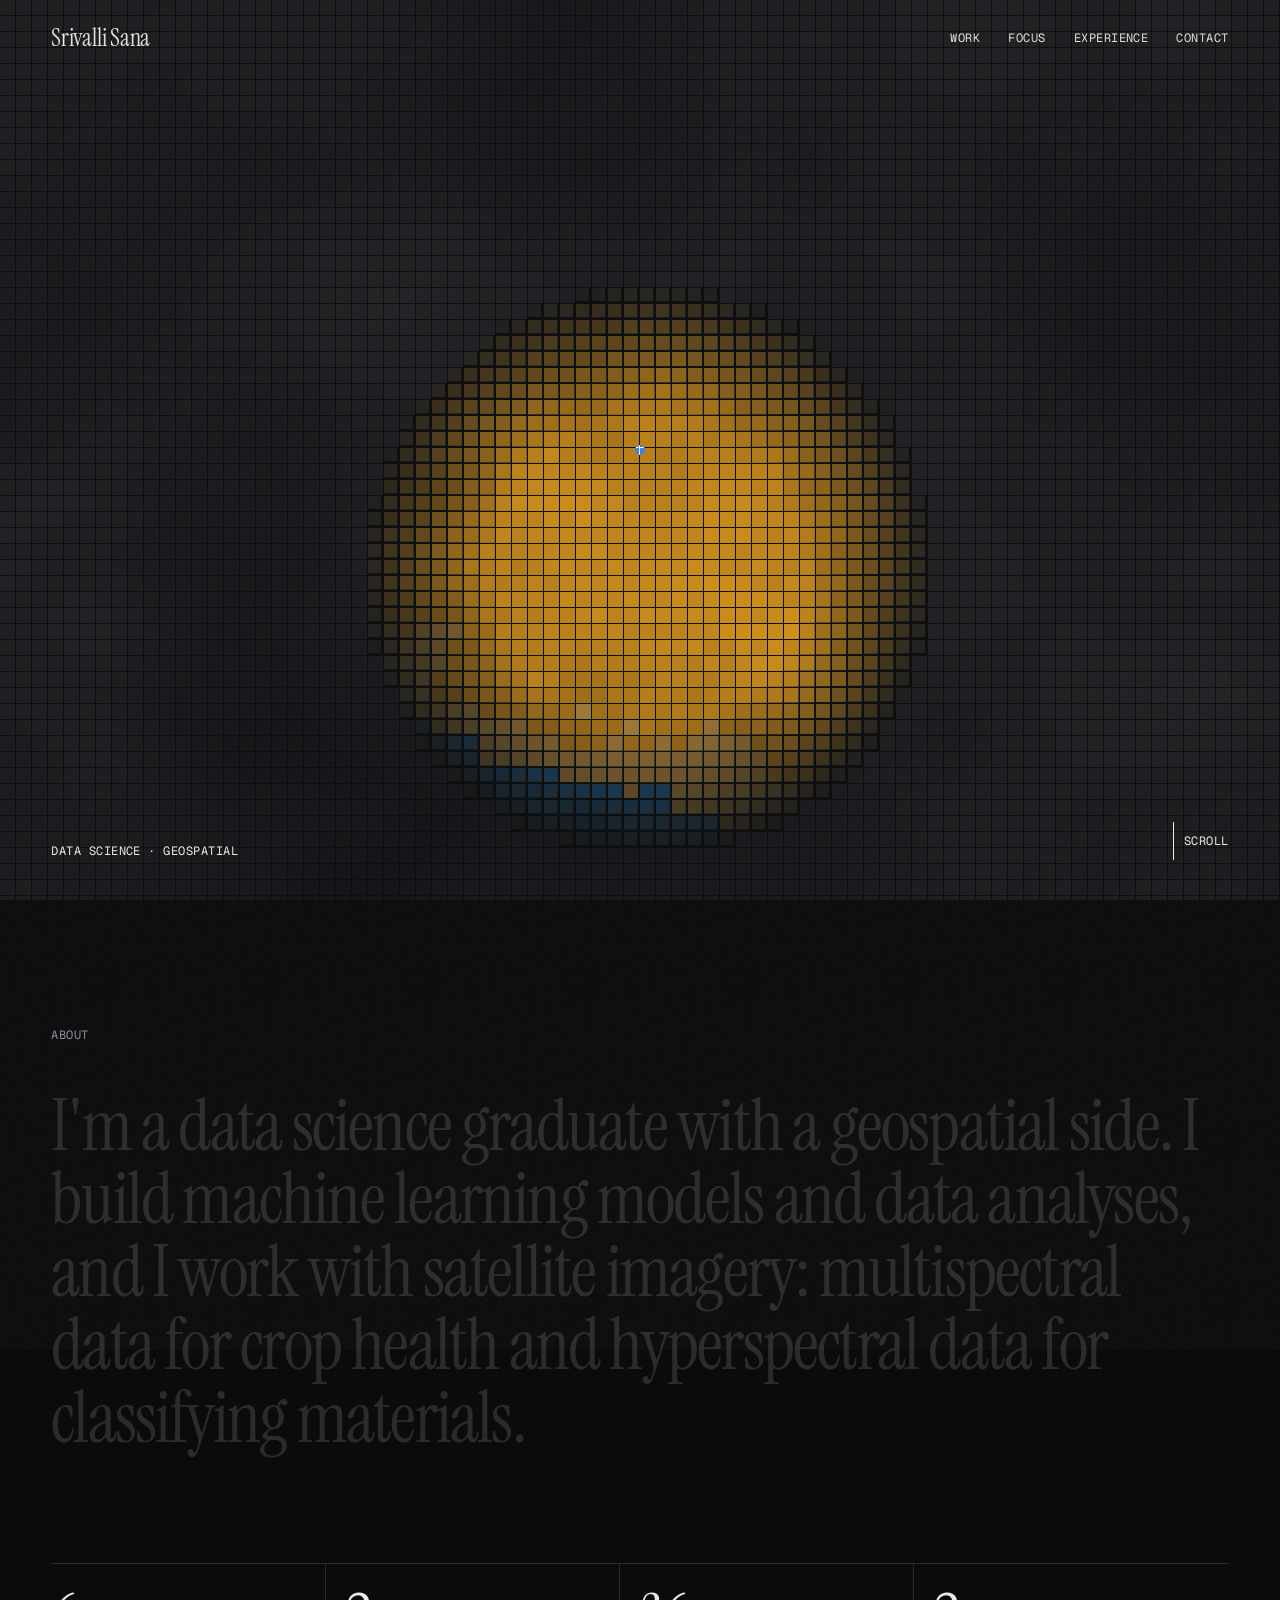
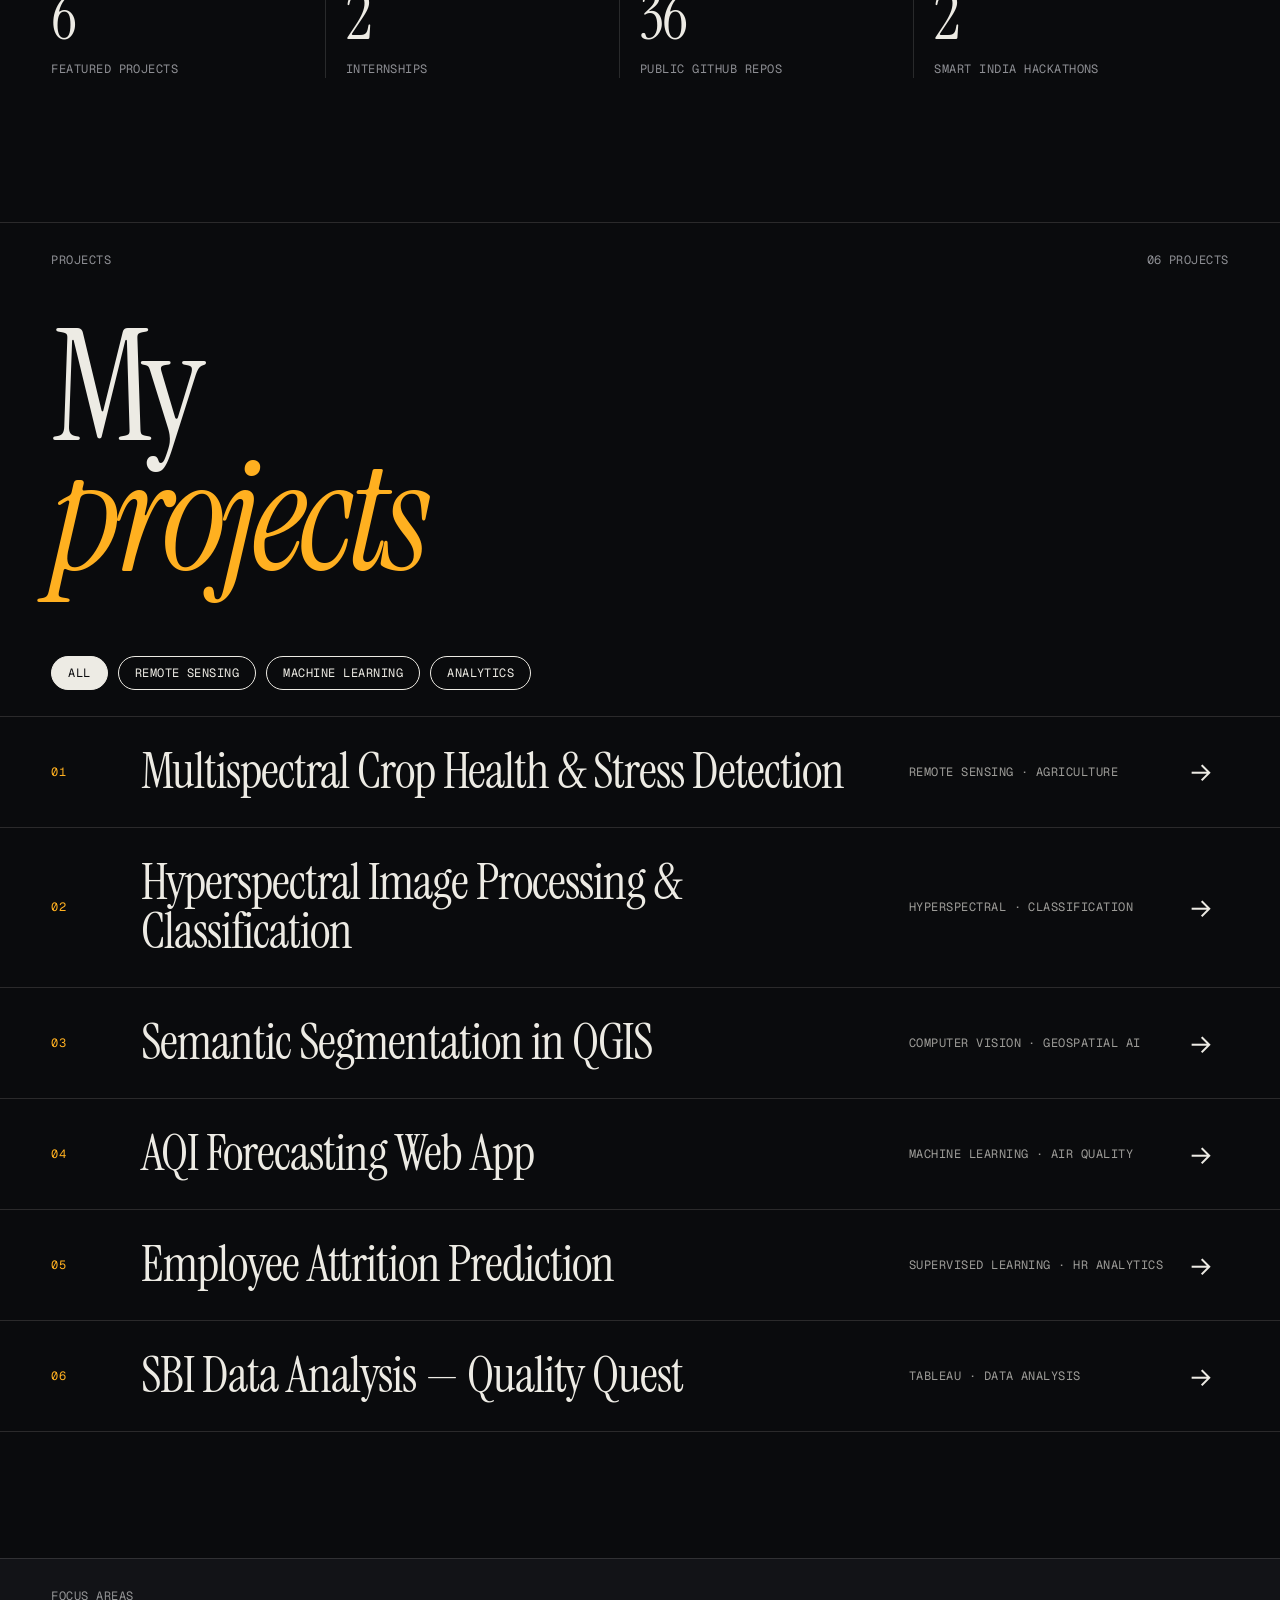
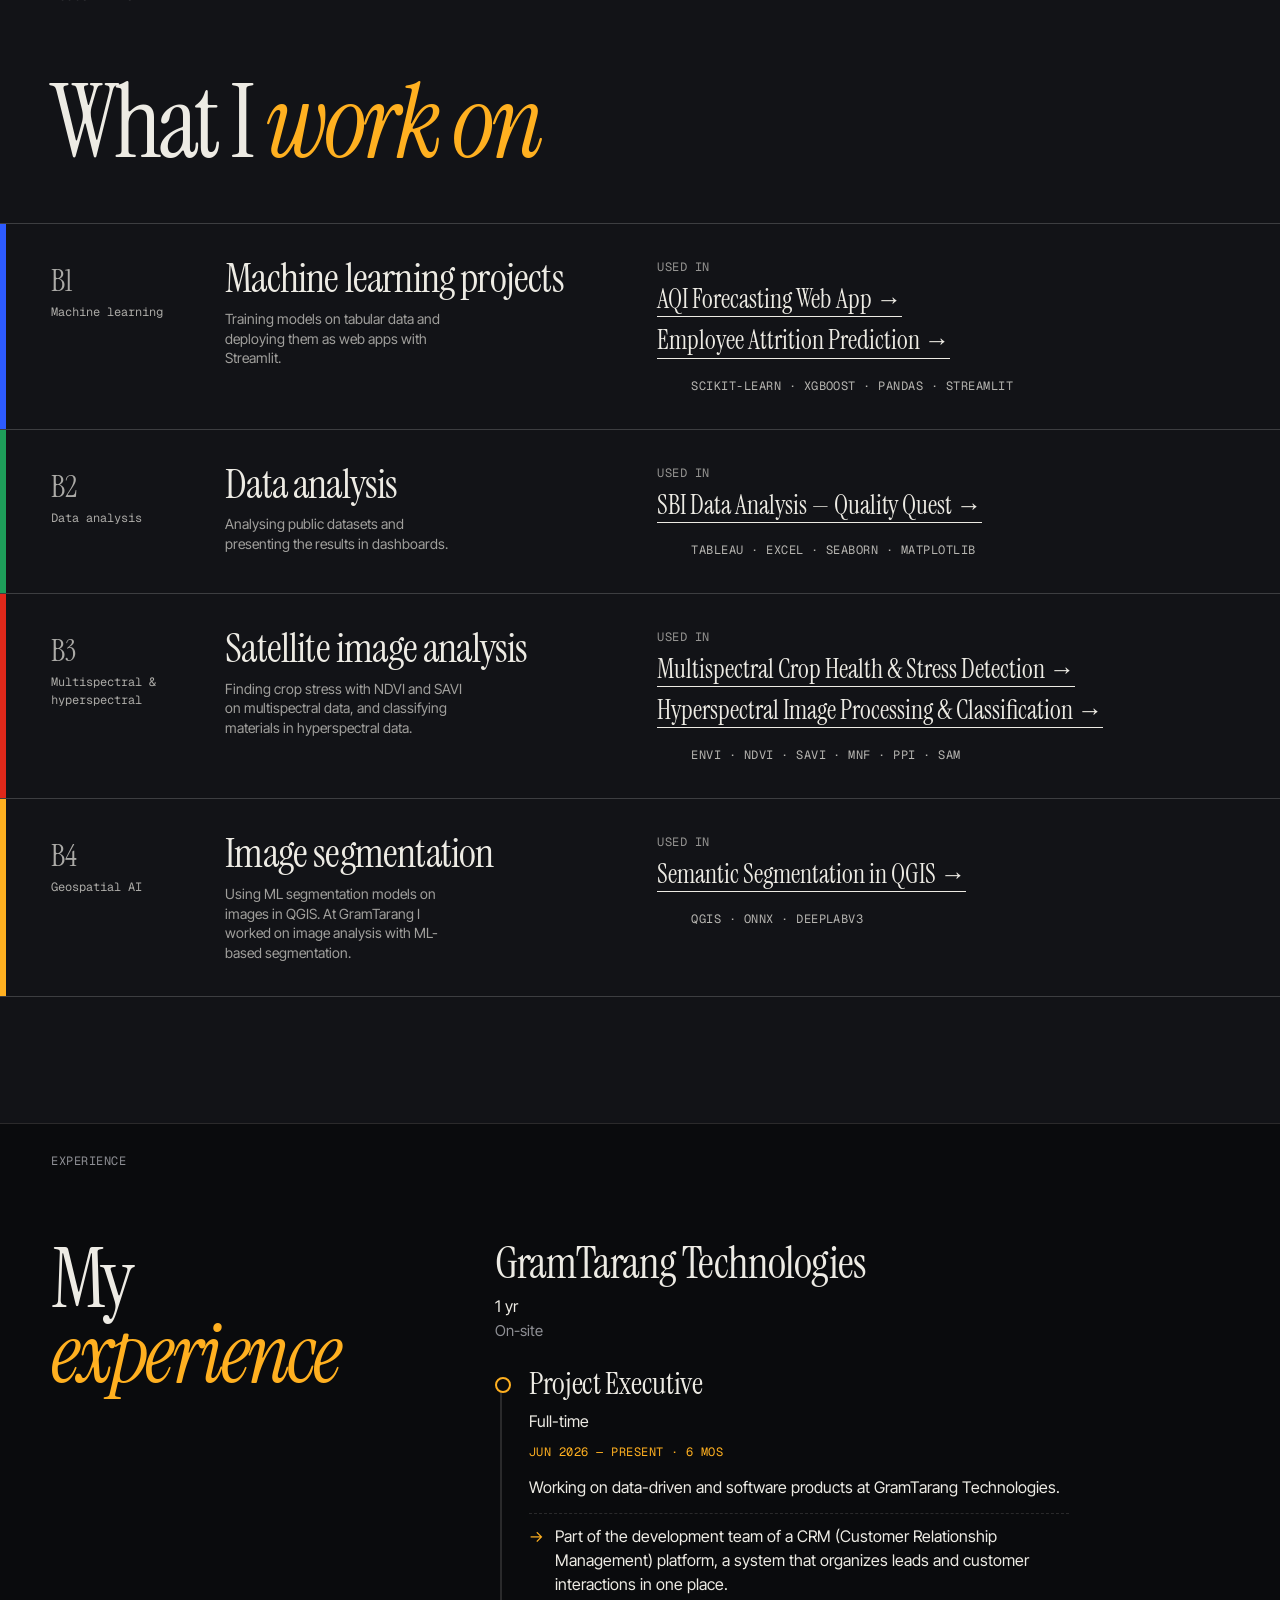
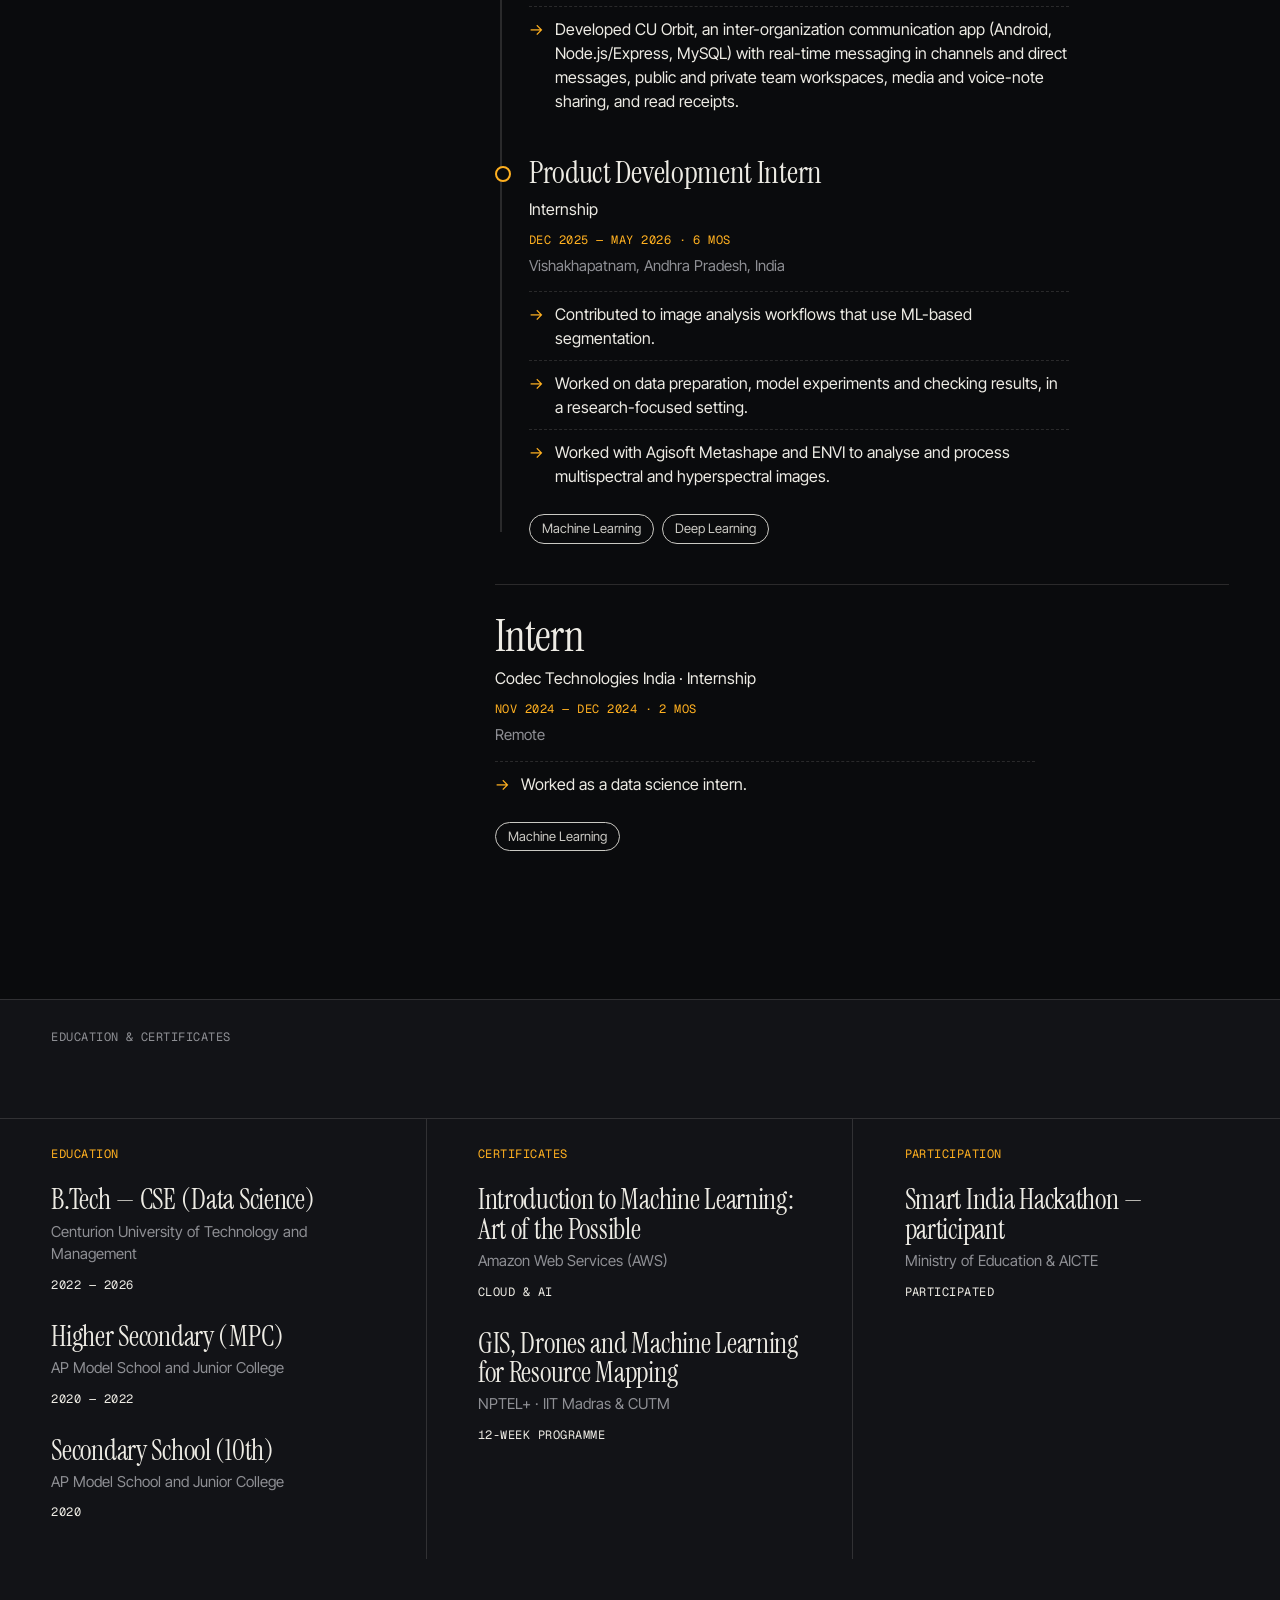
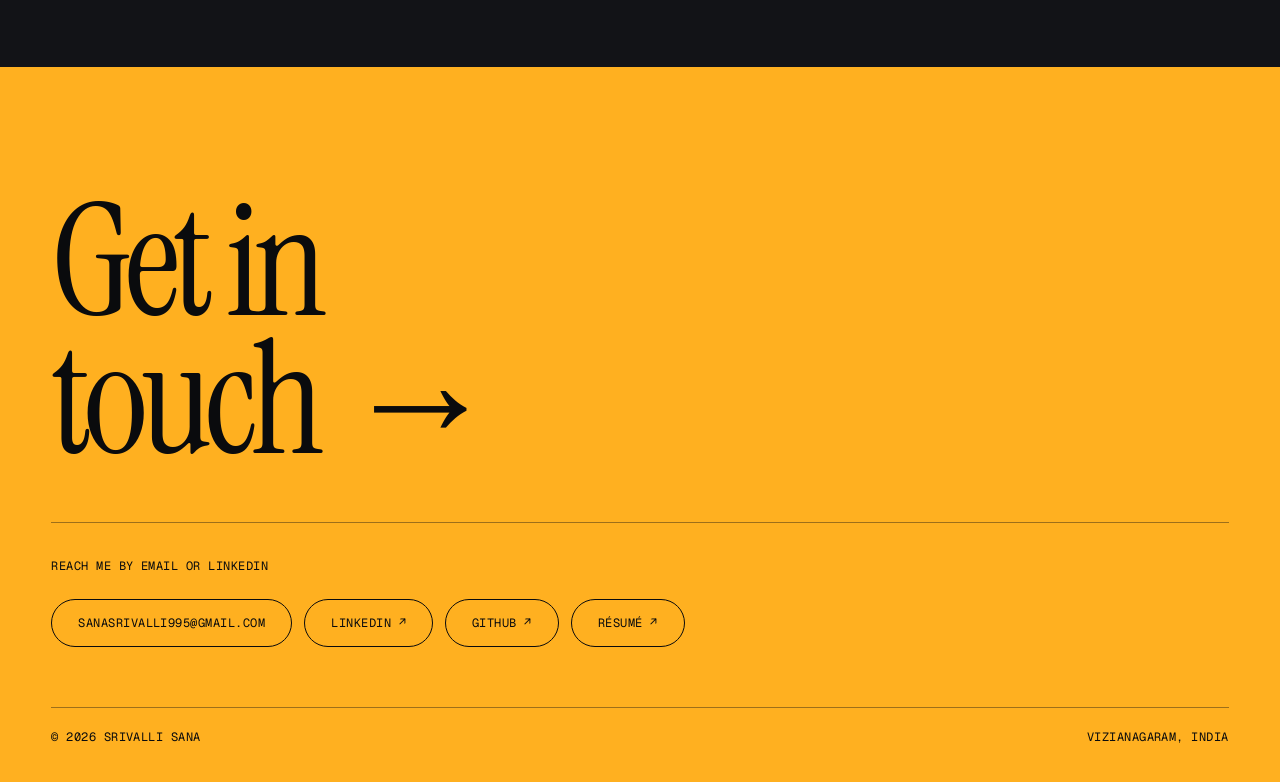
<file: index.html>
<!DOCTYPE html>
<html lang="en">
<head>
<meta charset="utf-8">
<meta name="viewport" content="width=device-width, initial-scale=1">
<title>Srivalli Sana — Data Science, ML & Earth Observation</title>
<meta name="description" content="Portfolio of Srivalli Sana: data science, machine learning and remote sensing — multispectral, hyperspectral and geospatial AI.">
<link rel="preconnect" href="https://fonts.googleapis.com">
<link rel="preconnect" href="https://fonts.gstatic.com" crossorigin>
<link href="https://fonts.googleapis.com/css2?family=Instrument+Serif:ital@0;1&family=Geist+Mono:wght@300;400;500&family=Inter+Tight:wght@300;400;500;600&display=swap" rel="stylesheet">
<style>
:root{
  --paper:#0A0B0D; --paper-2:#121317; --ink:#EDEBE4; --ink-2:#8E8F94; --line:rgba(237,235,228,.14);
  --nir:#FFB020; --on:#0A0B0D;           /* near-infrared: how vegetation shows up in a false-colour composite */
  --b-blue:#2D5BFF; --b-green:#1E9E5A; --b-red:#E0281A; --b-nir:#FFB020;
  --serif:'Instrument Serif',Georgia,serif; --mono:'Geist Mono',ui-monospace,monospace; --sans:'Inter Tight',system-ui,sans-serif;
  --pad:clamp(20px,4vw,64px);
}
*{box-sizing:border-box;margin:0;padding:0}
html{scroll-behavior:auto;-webkit-text-size-adjust:100%}
body{background:var(--paper);color:var(--ink);font-family:var(--sans);font-size:16px;line-height:1.5;overflow-x:hidden;-webkit-font-smoothing:antialiased}
body.lock{overflow:hidden}
a{color:inherit;text-decoration:none}
button{font:inherit;color:inherit;background:none;border:0;cursor:pointer}
::selection{background:var(--nir);color:var(--on,#fff)}
.mono{font-family:var(--mono);font-size:12px;letter-spacing:.04em;text-transform:uppercase}
.serif{font-family:var(--serif);font-weight:400}
.wrap{padding-inline:var(--pad)}
.grain{position:fixed;inset:-50%;width:200%;height:200%;pointer-events:none;z-index:90;opacity:.05;
  background-image:url("data:image/svg+xml;utf8,<svg xmlns='http://www.w3.org/2000/svg' width='160' height='160'><filter id='n'><feTurbulence type='fractalNoise' baseFrequency='.9' numOctaves='2' stitchTiles='stitch'/></filter><rect width='100%' height='100%' filter='url(%23n)'/></svg>");
  animation:grain 1s steps(6) infinite}
@keyframes grain{0%{transform:translate(0,0)}20%{transform:translate(-4%,3%)}40%{transform:translate(3%,-5%)}60%{transform:translate(-5%,-2%)}80%{transform:translate(4%,4%)}100%{transform:translate(0,0)}}

/* ---------- cursor ---------- */
.cursor{position:fixed;left:0;top:0;z-index:200;pointer-events:none;mix-blend-mode:difference;display:none}
.cursor .dot{position:absolute;width:10px;height:10px;margin:-5px;border-radius:50%;background:#fff;transition:width .3s,height .3s,margin .3s}
.cursor .label{position:absolute;transform:translate(-50%,-50%);color:#000;font-family:var(--mono);font-size:11px;letter-spacing:.06em;text-transform:uppercase;opacity:0;white-space:nowrap;transition:opacity .2s}
.cursor.big .dot{width:84px;height:84px;margin:-42px}
.cursor.big .label{opacity:1}
.cursor.link .dot{width:34px;height:34px;margin:-17px}
@media (hover:hover) and (pointer:fine){.cursor{display:block} body, a, button{cursor:none}}

/* ---------- preloader ---------- */
.pre{position:fixed;inset:0;z-index:300;background:#050506;color:#EDEBE4;display:flex;flex-direction:column;justify-content:space-between;padding:var(--pad);transition:transform 1s cubic-bezier(.76,0,.24,1)}
.pre.done{transform:translateY(-101%)}
.pre .top{display:flex;justify-content:space-between}
.pre .count{font-family:var(--serif);font-size:clamp(120px,26vw,420px);line-height:.8;letter-spacing:-.04em}
.pre .bands{display:grid;grid-template-columns:repeat(4,1fr);gap:8px;margin-top:24px}
.pre .band{height:3px;background:rgba(255,255,255,.14);position:relative;overflow:hidden}
.pre .band i{position:absolute;inset:0;transform-origin:left;transform:scaleX(0)}
.pre .bl{display:grid;grid-template-columns:repeat(4,1fr);gap:8px;margin-top:8px;opacity:.6}

/* ---------- nav ---------- */
nav{position:fixed;top:0;left:0;right:0;z-index:100;display:flex;justify-content:space-between;align-items:center;padding:20px var(--pad);mix-blend-mode:difference;color:#fff}
nav a{position:relative}
nav .links{display:flex;gap:28px}
nav .links a::after{content:"";position:absolute;left:0;right:0;bottom:-3px;height:1px;background:currentColor;transform:scaleX(0);transform-origin:right;transition:transform .5s cubic-bezier(.2,.8,.2,1)}
nav .links a:hover::after{transform:scaleX(1);transform-origin:left}
nav .logo{font-family:var(--serif);font-size:24px;letter-spacing:-.01em;text-transform:none}
@media(max-width:760px){nav .links a:not(.keep){display:none}}

/* ---------- hero ---------- */
.hero{position:relative;min-height:100svh;display:flex;flex-direction:column;justify-content:flex-end;padding:0 var(--pad) 40px;overflow:hidden}
#field{position:absolute;inset:0;width:100%;height:100%;z-index:0}
.hero>*:not(canvas){position:relative;z-index:2}
.hero .meta{display:flex;justify-content:space-between;align-items:flex-end;gap:24px;margin-bottom:24px;flex-wrap:wrap}
.hero h1{font-family:var(--serif);font-weight:400;font-size:clamp(76px,17.5vw,300px);line-height:.82;letter-spacing:-.045em;margin-left:-.04em}
.hero h1 .hr{display:block;overflow:hidden;padding-bottom:.06em}
.hero h1 .ch{display:inline-block;transform:translateY(110%);transition:transform 1.2s cubic-bezier(.16,1,.3,1)}
.hero.go h1 .ch{transform:none}
.hero h1 em{font-style:italic;color:var(--nir)}
.hero .sub{max-width:34ch;font-size:clamp(15px,1.3vw,19px);color:var(--ink);opacity:0;transform:translateY(14px);transition:all 1s .9s cubic-bezier(.16,1,.3,1)}
.hero.go .sub,.hero.go .hint{opacity:1;transform:none}
.hero .hint{opacity:0;transition:opacity 1s 1.2s;text-align:right;color:var(--ink-2)}
.hero .hint b{color:var(--nir);font-weight:500}
.scroll-ind{display:flex;align-items:center;gap:10px}
.scroll-ind i{display:block;width:1px;height:38px;background:var(--ink);transform-origin:top;animation:sc 2s ease-in-out infinite}
@keyframes sc{0%{transform:scaleY(0)}50%{transform:scaleY(1)}100%{transform:scaleY(1);transform-origin:bottom}}


/* ---------- generic ---------- */
section{position:relative}
.sec-head{display:flex;justify-content:space-between;align-items:baseline;padding:28px var(--pad) 0;border-top:1px solid var(--line)}
.sec-head .mono{color:var(--ink-2)}
.rv{opacity:0;transform:translateY(40px);transition:opacity 1s cubic-bezier(.16,1,.3,1),transform 1.1s cubic-bezier(.16,1,.3,1)}
.rv.in{opacity:1;transform:none}
.ln{display:block;overflow:hidden}
.ln>span{display:block;transform:translateY(105%);transition:transform 1.1s cubic-bezier(.16,1,.3,1)}
.in .ln>span,.ln.in>span{transform:none}

/* ---------- about ---------- */
.about{padding:14vh var(--pad) 16vh}
.about .stmt{font-family:var(--serif);font-size:clamp(34px,5.6vw,92px);line-height:1.02;letter-spacing:-.025em;max-width:19em}
.about .stmt .w{opacity:.14;transition:opacity .25s}
.about .stmt .w.on{opacity:1}
.about .stmt .w.hl.on{color:var(--nir);font-style:italic}
.facts{display:grid;grid-template-columns:repeat(4,1fr);margin-top:12vh;border-top:1px solid var(--line)}
.fact{padding:22px 20px 0 0;border-right:1px solid var(--line);margin-right:20px}
.fact:last-child{border:0;margin:0}
.fact b{display:block;font-family:var(--serif);font-weight:400;font-size:clamp(40px,5vw,84px);line-height:1;letter-spacing:-.03em}
.fact span{display:block;margin-top:10px;color:var(--ink-2)}
@media(max-width:800px){.facts{grid-template-columns:1fr 1fr;row-gap:30px}.fact:nth-child(2){border:0}}

/* ---------- work ---------- */
.work{padding-bottom:14vh}
.work h2{font-family:var(--serif);font-weight:400;font-size:clamp(60px,12vw,200px);line-height:.85;letter-spacing:-.04em;padding:6vh var(--pad) 8vh}
.work h2 em{color:var(--nir)}
.filters{display:flex;gap:10px;padding:0 var(--pad) 26px;flex-wrap:wrap}
.chip{border:1px solid var(--ink);border-radius:99px;padding:7px 16px;transition:all .3s}
.chip:hover,.chip.on{background:var(--ink);color:var(--paper)}
.rows{border-top:1px solid var(--line)}
.row{display:grid;grid-template-columns:70px 1fr 260px 40px;align-items:center;gap:20px;padding:30px var(--pad);border-bottom:1px solid var(--line);position:relative;overflow:hidden;transition:color .5s,opacity .4s}
.row::before{content:"";position:absolute;inset:0;background:var(--ink);transform:translateY(101%);transition:transform .6s cubic-bezier(.76,0,.24,1);z-index:0}
.row>*{position:relative;z-index:1}
.row:hover{color:var(--paper)}
.row:hover::before{transform:none}
.row .num{color:var(--nir)}
.row .t{font-family:var(--serif);font-size:clamp(28px,3.9vw,62px);line-height:1;letter-spacing:-.02em;transition:transform .6s cubic-bezier(.16,1,.3,1)}
.row:hover .t{transform:translateX(18px)}
.row .cat{color:inherit;opacity:.65}
.row .arr{font-size:26px;transition:transform .5s}
.row:hover .arr{transform:rotate(-45deg)}
.row.hide{display:none}
.rows:hover .row:not(:hover){opacity:.4}
.thumb{display:none;width:100%;aspect-ratio:16/9;margin-top:14px;border-radius:2px}
.hover-prev{position:fixed;left:0;top:0;z-index:80;width:340px;height:230px;pointer-events:none;overflow:hidden;clip-path:inset(50% 50% 50% 50%);transition:clip-path .55s cubic-bezier(.16,1,.3,1)}
.hover-prev.show{clip-path:inset(0 0 0 0)}
.hover-prev canvas{width:100%;height:100%;display:block}
@media(max-width:900px){
  .row{grid-template-columns:40px 1fr 30px;gap:12px}
  .row .cat,.row .yr{display:none}
  .hover-prev{display:none}
}

/* ---------- spectrum (skills) ---------- */
.spectrum{padding-bottom:14vh;background:var(--paper-2);color:var(--ink)}
.spectrum .sec-head{border-color:var(--line)}
.spectrum .sec-head .mono{color:rgba(255,255,255,.55)}
.spectrum h2{font-family:var(--serif);font-weight:400;font-size:clamp(46px,8vw,130px);line-height:.9;letter-spacing:-.035em;padding:8vh var(--pad) 6vh;max-width:14em}
.spectrum h2 em{color:var(--nir)}
.sb{display:grid;grid-template-columns:150px 1fr 1.4fr;gap:24px;align-items:start;padding:34px var(--pad);border-top:1px solid rgba(255,255,255,.18);position:relative;overflow:hidden;transition:color .5s}
.sb::before{content:"";position:absolute;inset:0;background:var(--c);transform:scaleX(0);transform-origin:left;transition:transform .8s cubic-bezier(.76,0,.24,1)}
.sb>*{position:relative}
.sb:hover::before{transform:none}
.sb:hover{color:var(--tc,#fff)}
.sb .bn{font-family:var(--mono);font-size:12px;opacity:.7}
.sb .bn b{display:block;font-size:30px;font-family:var(--serif);font-weight:400;opacity:1}
.sb h3{font-family:var(--serif);font-weight:400;font-size:clamp(28px,3.2vw,50px);line-height:1;letter-spacing:-.02em}
.sb h3 small{display:block;font-family:var(--sans);font-size:14px;opacity:.65;margin-top:10px;letter-spacing:0;line-height:1.4;max-width:30ch}
.tags{display:flex;flex-wrap:wrap;gap:8px}
.tags span{border:1px solid currentColor;border-radius:99px;padding:6px 14px;font-size:14px;opacity:.85}
.used{display:flex;flex-direction:column;gap:10px;align-items:flex-start}
.used .mono{opacity:.6}
.used .tl{opacity:.75;margin-top:8px}
.up{font-family:var(--serif);font-size:clamp(20px,2vw,28px);line-height:1.1;border-bottom:1px solid currentColor;padding-bottom:2px}
.sb:last-of-type{border-bottom:1px solid rgba(255,255,255,.18)}
.sb::after{content:"";position:absolute;left:0;top:0;bottom:0;width:6px;background:var(--c)}
@media(max-width:900px){.sb{grid-template-columns:1fr;gap:14px}}

/* ---------- experience ---------- */
.exp{padding-bottom:12vh}
.exp-g{display:grid;grid-template-columns:1fr 2fr;gap:6vw;padding:8vh var(--pad) 0}
.exp-g h2{font-family:var(--serif);font-weight:400;font-size:clamp(46px,6.5vw,110px);line-height:.9;letter-spacing:-.035em;position:sticky;top:90px;align-self:start}
.job{padding:30px 0 40px;border-top:1px solid var(--line)}
.job:first-child{border-top:0;padding-top:0}
.job .when{color:var(--nir);margin:10px 0 6px}
.job h3{font-family:var(--serif);font-weight:400;font-size:clamp(30px,3.4vw,54px);line-height:1;letter-spacing:-.02em}
.job .sub{margin-top:8px;color:var(--ink)}
.job .desc{margin-top:14px;max-width:60ch}
.job .loc{color:var(--ink-2);font-size:15px;margin-top:2px}
.job ul{list-style:none;max-width:60ch;margin-top:14px}
.job li{padding:10px 0 10px 26px;position:relative;border-top:1px dashed var(--line)}
.job li::before{content:"→";position:absolute;left:0;color:var(--nir)}
.job .tags{margin-top:16px}
.job .tags span{font-size:13px;padding:4px 12px}
.tl{margin-top:26px;padding-left:34px;position:relative}
.tl::before{content:"";position:absolute;left:5px;top:12px;bottom:12px;width:2px;background:var(--line)}
.role{position:relative;padding-bottom:34px}
.role:last-child{padding-bottom:0}
.role::before{content:"";position:absolute;left:-34px;top:9px;width:12px;height:12px;border-radius:50%;background:var(--paper);border:2px solid var(--nir)}
.role h4{font-family:var(--serif);font-weight:400;font-size:clamp(24px,2.4vw,36px);line-height:1.05;letter-spacing:-.01em}
.job a.rp{display:inline-block;margin-top:16px;border-bottom:1px solid;padding-bottom:2px}
@media(max-width:900px){.exp-g{grid-template-columns:1fr}.exp-g h2{position:static}}

/* ---------- education ---------- */
.edu{padding-bottom:12vh;background:var(--paper-2)}
.edu-g{display:grid;grid-template-columns:repeat(3,1fr);border-top:1px solid var(--line);margin-top:8vh}
.col{padding:26px var(--pad) 10px;border-right:1px solid var(--line)}
.col:last-child{border:0}
.col>.mono{color:var(--nir);display:block;margin-bottom:22px}
.it{padding:0 0 28px}
.it h4{font-family:var(--serif);font-weight:400;font-size:28px;line-height:1.05;letter-spacing:-.01em}
.it p{color:var(--ink-2);margin-top:6px;font-size:15px}
.it .mono{display:block;margin-top:10px;color:var(--ink)}
.pill{display:inline-block;border-radius:99px;background:var(--nir);color:var(--on,#fff);padding:2px 10px;margin-left:8px;font-size:10px;vertical-align:middle}
@media(max-width:900px){.edu-g{grid-template-columns:1fr}.col{border-right:0;border-bottom:1px solid var(--line)}}

/* ---------- contact ---------- */
.contact{--ink:#0A0B0D;background:var(--nir);color:var(--ink);padding:0 var(--pad) 36px;overflow:hidden}
.contact .big{display:block;font-family:var(--serif);font-size:clamp(46px,12.2vw,230px);line-height:.88;letter-spacing:-.045em;padding:14vh 0 6vh;word-break:break-word}
.contact .big i{display:inline-block;transition:transform .8s cubic-bezier(.16,1,.3,1)}
.contact .big:hover i{transform:translateX(.1em) rotate(-8deg)}
.contact .pre-t{padding-top:34px;border-top:1px solid rgba(13,14,16,.4)}
.cl{display:flex;flex-wrap:wrap;gap:12px;margin-bottom:60px}
.mag{display:inline-flex;align-items:center;gap:10px;border:1px solid var(--ink);border-radius:99px;padding:14px 26px;transition:background .3s,color .3s}
.mag:hover{background:var(--ink);color:var(--nir)}
.foot{display:flex;justify-content:space-between;flex-wrap:wrap;gap:12px;border-top:1px solid rgba(13,14,16,.4);padding-top:20px}

/* ---------- case study ---------- */
.case{position:fixed;inset:0;z-index:150;background:var(--paper);overflow-y:auto;clip-path:circle(0px at 50% 50%);visibility:hidden;transition:clip-path .9s cubic-bezier(.76,0,.24,1),visibility 0s .9s;overscroll-behavior:contain}
.case.open{clip-path:circle(150vmax at var(--cx) var(--cy));visibility:visible;transition:clip-path .9s cubic-bezier(.76,0,.24,1),visibility 0s}
.case .bar{position:sticky;top:0;z-index:5;display:flex;justify-content:space-between;align-items:center;padding:18px var(--pad);background:linear-gradient(var(--paper) 60%,transparent)}
.case .x{border:1px solid var(--ink);border-radius:99px;padding:8px 20px;transition:all .3s}
.case .x:hover{background:var(--ink);color:var(--paper)}
.case .art{display:block;width:100%;height:min(62vh,640px)}
.case .ci{padding:6vh var(--pad) 10vh}
.case .cat{color:var(--nir)}
.case h2{font-family:var(--serif);font-weight:400;font-size:clamp(40px,7.4vw,124px);line-height:.92;letter-spacing:-.04em;margin:14px 0 30px;max-width:15em}
.case .lead{font-family:var(--serif);font-size:clamp(22px,2.4vw,36px);line-height:1.2;max-width:34em;letter-spacing:-.01em}
.case .g2{display:grid;grid-template-columns:1fr 2fr;gap:6vw;margin-top:9vh;padding-top:24px;border-top:1px solid var(--ink)}
.case .g2>.mono{color:var(--ink-2)}
.case .g2 p{max-width:62ch;color:var(--ink)}
.case ol{list-style:none;counter-reset:s;max-width:66ch}
.case ol li{counter-increment:s;padding:14px 0 14px 54px;position:relative;border-bottom:1px dashed var(--line)}
.case ol li::before{content:"0" counter(s);position:absolute;left:0;top:16px;font-family:var(--mono);font-size:12px;color:var(--nir)}
.case .mets{display:grid;grid-template-columns:repeat(3,1fr);gap:20px}
.case .mets div b{display:block;font-family:var(--serif);font-weight:400;font-size:clamp(34px,4vw,64px);line-height:1;letter-spacing:-.03em}
.case .mets div span{display:block;color:var(--ink-2);font-size:14px;margin-top:6px}
.case .mets div .mono{color:var(--nir);margin-bottom:6px;display:block}
.case .acts{display:flex;gap:12px;flex-wrap:wrap;margin-top:6vh}
.case .acts .mag.solid{background:var(--ink);color:var(--paper)}
.case .acts .mag.solid:hover{background:var(--nir);border-color:var(--nir);color:#fff}
.gal{display:grid;grid-template-columns:repeat(2,1fr);gap:20px}
.gal figure{border:1px solid var(--line);background:#fff}
.gal img{display:block;width:100%;height:auto}
.gal figcaption{padding:10px 14px;color:#0A0B0D;background:var(--paper-2);color:var(--ink-2)}
@media(max-width:800px){.gal{grid-template-columns:1fr}}
.frame{margin-top:6vh;border:1px solid var(--ink);display:none}
.frame.on{display:block}
.frame .fb{display:flex;justify-content:space-between;padding:10px 16px;border-bottom:1px solid var(--ink);background:var(--paper-2)}
.frame iframe{display:block;width:100%;height:78vh;border:0;background:#fff}
.nextp{display:block;margin-top:10vh;padding:40px 0;border-top:1px solid var(--ink);border-bottom:1px solid var(--ink)}
.nextp b{display:block;font-family:var(--serif);font-weight:400;font-size:clamp(34px,6vw,96px);line-height:1;letter-spacing:-.03em;margin-top:8px;transition:color .3s,transform .6s cubic-bezier(.16,1,.3,1)}
.nextp:hover b{color:var(--nir);transform:translateX(16px)}
@media(max-width:800px){.case .g2{grid-template-columns:1fr}.case .mets{grid-template-columns:1fr}}

@media (prefers-reduced-motion:reduce){*{animation:none!important;transition-duration:.01ms!important}.grain{display:none}}
</style>
</head>
<body>
<div class="grain"></div>
<div class="cursor" id="cur"><div class="dot"></div><div class="label" id="curl">View</div></div>

<div class="pre" id="pre">
  <div class="top mono"><span>Srivalli Sana — Portfolio</span><span>Loading</span></div>
  <div>
    <div class="count" id="cnt">000</div>
    <div class="bands">
      <div class="band"><i style="background:var(--b-blue)"></i></div>
      <div class="band"><i style="background:var(--b-green)"></i></div>
      <div class="band"><i style="background:#ff6a55"></i></div>
      <div class="band"><i style="background:var(--b-nir)"></i></div>
    </div>
    <div class="bl mono"><span>B1 · 485nm</span><span>B2 · 560nm</span><span>B3 · 665nm</span><span>B4 · 830nm NIR</span></div>
  </div>
</div>

<nav>
  <a href="#top" class="logo" data-link>Srivalli Sana</a>
  <div class="links mono">
    <a href="#work" data-link>Work</a>
    <a href="#spectrum" data-link>Focus</a>
    <a href="#exp" data-link>Experience</a>
    <a href="#contact" class="keep" data-link>Contact</a>
  </div>
</nav>

<main id="top">
  <header class="hero" id="hero">
    <canvas id="field"></canvas>
    <div class="meta mono">
      <span class="sub" style="text-transform:none;font-family:var(--sans);letter-spacing:0">Data science graduate with a geospatial focus — machine learning, multispectral and hyperspectral imagery.</span>
      <span class="hint">Move your cursor for a <b>false-colour</b> view</span>
    </div>
    <h1 aria-label="Srivalli Sana">
      <span class="hr" data-split>Srivalli</span>
      <span class="hr" data-split><em>Sana</em>.</span>
    </h1>
    <div class="meta mono" style="margin:26px 0 0">
      <span>Data Science · Geospatial</span>
      <span class="scroll-ind"><i></i> Scroll</span>
    </div>
  </header>

  <section class="about" id="about">
    <p class="mono rv" style="color:var(--ink-2);margin-bottom:5vh">About</p>
    <p class="stmt" id="stmt">I'm a data science graduate with a geospatial side. I build machine learning models and data analyses, and I work with satellite imagery: multispectral data for crop health and hyperspectral data for classifying materials.</p>
    <div class="facts">
      <div class="fact rv"><b data-n="6">0</b><span class="mono">Featured projects</span></div>
      <div class="fact rv"><b data-n="2">0</b><span class="mono">Internships</span></div>
      <div class="fact rv"><b data-n="36">0</b><span class="mono">Public GitHub repos</span></div>
      <div class="fact rv"><b data-n="2">0</b><span class="mono">Smart India Hackathons</span></div>
    </div>
  </section>

  <section class="work" id="work">
    <div class="sec-head"><span class="mono">Projects</span><span class="mono" id="pcount">06 projects</span></div>
    <h2 class="rv">My<br><em>projects</em></h2>
    <div class="filters" id="filters"></div>
    <div class="rows" id="rows"></div>
  </section>

  <section class="spectrum" id="spectrum">
    <div class="sec-head"><span class="mono">Focus areas</span><span></span></div>
    <h2 class="rv">What I <em>work on</em></h2>
    <div id="bands"></div>
  </section>

  <section class="exp" id="exp">
    <div class="sec-head"><span class="mono">Experience</span><span></span></div>
    <div class="exp-g">
      <h2 class="rv">My <em style="color:var(--nir)">experience</em></h2>
      <div id="jobs"></div>
    </div>
  </section>

  <section class="edu" id="edu">
    <div class="sec-head"><span class="mono">Education &amp; certificates</span><span></span></div>
    <div class="edu-g" id="edug"></div>
  </section>

  <section class="contact" id="contact">
    <a class="big" href="mailto:sanasrivalli995@gmail.com" data-big="Email">Get in<br>touch <i>→</i></a>
    <div class="pre-t mono" style="margin-bottom:24px">Reach me by email or LinkedIn</div>
    <div class="cl mono">
      <a class="mag" href="mailto:sanasrivalli995@gmail.com" data-link>sanasrivalli995@gmail.com</a>
      <a class="mag" href="https://www.linkedin.com/in/srivalli-sana/" target="_blank" rel="noopener" data-link>LinkedIn ↗</a>
      <a class="mag" href="https://github.com/srivalliSana" target="_blank" rel="noopener" data-link>GitHub ↗</a>
      <a class="mag" href="https://drive.google.com/file/d/1-c2nXCXzf6SmmyqWqVkHNxgBsqbFyQyD/view?usp=sharing" target="_blank" rel="noopener" data-link>Résumé ↗</a>
    </div>
    <div class="foot mono"><span>© 2026 Srivalli Sana</span><span>Vizianagaram, India</span></div>
  </section>
</main>

<div class="hover-prev" id="hp"><canvas id="hpc" width="680" height="460"></canvas></div>

<div class="case" id="case" aria-hidden="true">
  <div class="bar mono"><span id="cn">Case study</span><button class="x" id="cx" data-link>Close ✕</button></div>
  <canvas class="art" id="cart"></canvas>
  <div class="ci" id="ci"></div>
</div>

<script>
/* =====================================================================
   CONTENT — edit this block to change anything on the site.
   Add / change a project's `demo` to a link you want previewed live.
   ===================================================================== */
const PROJECTS=[
 {id:'mca',kind:'fcc',cat:'rs',catLabel:'Remote sensing · Agriculture',year:'',
  title:'Multispectral Crop Health & Stress Detection',
  lead:'Checking crop health in paddy fields using satellite images.',
  overview:'Analyses multispectral satellite images of paddy fields to find crop stress and disease early. After preprocessing, a False Color Composite and the NDVI and SAVI vegetation indices show which parts of the field are stressed.',
  data:'Paddy Sri Lanka multispectral dataset (Mendeley Data) — Red, Green, Blue and Near-Infrared bands.',
  phases:['Load and visualise the data; check band availability and spatial variation','Radiometric calibration, atmospheric correction, noise reduction, reflectance generation','False Color Composite from NIR, Red and Green bands','NDVI for vegetation vigour; SAVI to reduce soil background influence','Analyse the indices to find potential stress zones'],
  metrics:[['Bands','4','Red, Green, Blue, NIR'],['Indices','NDVI + SAVI','Vigour and soil-adjusted'],['Tools','ENVI + GIS','Spatial analysis']],
  stack:['ENVI','GIS tools','Remote sensing','Python','Jupyter'],
  gh:'https://github.com/srivalliSana/Multispectral-Crop-Analysis'},
 {id:'hsi',kind:'hsi',cat:'rs',catLabel:'Hyperspectral · Classification',year:'',
  title:'Hyperspectral Image Processing & Classification',
  lead:'Classifying materials from hyperspectral images in six steps.',
  overview:'Uses hyperspectral images to identify materials and vegetation conditions from their spectral signatures. The work follows six steps in ENVI: noise reduction, endmember extraction, ROI creation, classification, filtering and class statistics.',
  data:'HSF "Fooding" hyperspectral dataset, University of Tübingen.',
  phases:['Signal optimisation with Minimum Noise Fraction (MNF) rotation','Endmember extraction with Pixel Purity Index (PPI)','ROI development from pure pixels for supervised classification','Classification with Spectral Angle Mapper (SAM)','Post-classification refinement with majority filtering','Statistical analysis of class spatial distribution'],
  metrics:[['Pipeline','6 phases','Preprocessing to statistics'],['Denoise','MNF','Minimum Noise Fraction'],['Classifier','SAM','Spectral Angle Mapper']],
  stack:['ENVI','MNF','PPI','SAM','Remote sensing'],
  imgs:[['Hyperspectral-Image-Analysis/main/RESULT IMAGES/Signal Optimization via Minimum Noise Fraction (MNF) Rotation.png','Signal optimisation — MNF rotation'],['Hyperspectral-Image-Analysis/main/RESULT IMAGES/Spectral Feature Extraction using Pixel Purity Index.png','Endmember extraction — Pixel Purity Index'],['Hyperspectral-Image-Analysis/main/RESULT IMAGES/Supervised Classification and Spectral Angle Mapping (SAM).png','Classification — Spectral Angle Mapper'],['Hyperspectral-Image-Analysis/main/RESULT IMAGES/Map Optimization through Majority Analysis.png','Majority filtering'],['Hyperspectral-Image-Analysis/main/RESULT IMAGES/Quantitative Data Extraction and Statistical Generation.png','Class statistics']],
  gh:'https://github.com/srivalliSana/Hyperspectral-Image-Analysis'},
 {id:'seg',kind:'seg',cat:'rs',catLabel:'Computer vision · Geospatial AI',year:'',
  title:'Semantic Segmentation in QGIS',
  lead:'Segmenting satellite images in QGIS with a DeepLabV3 model.',
  overview:'Semantic segmentation of satellite images inside QGIS, using a DeepLabV3 land-cover model in ONNX format. The results are saved as KML and GeoJSON files. The repository includes the ONNX model, QGIS project files and sample outputs.',
  data:'Satellite imagery loaded in QGIS; see the repository for the sample inputs and outputs.',
  phases:['Load imagery in QGIS','Run the DeepLabV3 land-cover ONNX model for segmentation','Export segmented results as KML and GeoJSON'],
  metrics:[['Model','DeepLabV3','Land cover, ONNX'],['Platform','QGIS','Project files included'],['Export','KML · GeoJSON','Vector outputs']],
  stack:['Python','ONNX Runtime','QGIS','DeepLabV3'],
  imgs:[['SEMANTIC-SEGMENTATION-IN-QGIS/main/segmentation for different categories.jpg','Segmentation by category'],['SEMANTIC-SEGMENTATION-IN-QGIS/main/road segmentation.jpg','Road segmentation'],['SEMANTIC-SEGMENTATION-IN-QGIS/main/segmentation of different categories.jpg','Segmentation by category'],['SEMANTIC-SEGMENTATION-IN-QGIS/main/segmentatio of roads.jpg','Road segmentation']],
  demo:'https://effulgent-arithmetic-2d38ce.netlify.app/',
  gh:'https://github.com/srivalliSana/SEMANTIC-SEGMENTATION-IN-QGIS'},
 {id:'aqi',kind:'line',cat:'ml',catLabel:'Machine learning · Air quality',year:'',
  title:'AQI Forecasting Web App',
  lead:'A Streamlit app that predicts the Air Quality Index.',
  overview:'Predicts the Air Quality Index using the city-day air-quality dataset. The model was built in a notebook, saved, and used in a Streamlit web app.',
  data:'city_day.csv — daily air-quality records by city.',
  phases:['Explore and model the data in a Jupyter notebook','Save the trained model','Serve predictions through a Streamlit app (AQI_PREDICTION.py)'],
  metrics:[['Data','city_day','Daily city AQI records'],['Deploy','Streamlit','Live web app'],['Model','Saved .pkl','Loaded by the app']],
  stack:['Python','Streamlit','scikit-learn','Pandas','Jupyter'],
  demo:'https://aqiforecastingincludingapp-opxvrzwr99qgvbbyp9sud4.streamlit.app/',
  gh:'https://github.com/srivalliSana/AQI_Forecasting_Including_Streamlit'},
 {id:'att',kind:'dots',cat:'ml',catLabel:'Supervised learning · HR analytics',year:'',
  title:'Employee Attrition Prediction',
  lead:'Predicting whether an employee will leave the company.',
  overview:'A machine learning model trained on HR data to predict employee attrition. The project includes exploratory charts (correlation heatmap, distributions, trends by department and job role), feature importance, and a Streamlit app.',
  data:'IBM HR Analytics Employee Attrition dataset (Kaggle): 35+ features across demographics, satisfaction, compensation and work-life balance; target is Attrition (Yes/No).',
  phases:['Exploratory analysis with Seaborn and Matplotlib','Train a classifier and save the model','Feature-importance visualisation','Streamlit app for interactive prediction and EDA'],
  metrics:[['Dataset','IBM HR','35+ features'],['Target','Attrition','Yes / No'],['Deploy','Streamlit','Interactive app']],
  stack:['Python','scikit-learn','XGBoost','Streamlit','Pandas','Seaborn','Matplotlib'],
  demo:'https://employeeattritionprediction-tm3uaycgjvfxbyk9wwpuni.streamlit.app/',
  gh:'https://github.com/srivalliSana/Employee_Attrition_Prediction'},
 {id:'sbi',kind:'bars',cat:'an',catLabel:'Tableau · Data analysis',year:'',
  title:'SBI Data Analysis — Quality Quest',
  lead:'A Tableau analysis of State Bank of India data.',
  overview:'An analysis of State Bank of India data from a public database, shown in Tableau. The repository has the Tableau workbook (project.twbx) and the Excel data file.',
  data:'State Bank of India data from a public database (QUALITY QUESTING.xlsx).',
  phases:['Prepare the Excel data','Build the dashboard in Tableau Desktop'],
  metrics:[['Tool','Tableau','Packaged workbook'],['Source','Excel','QUALITY QUESTING.xlsx'],['Format','.twbx','Open in Tableau']],
  stack:['Tableau','Excel'],
  gh:'https://github.com/srivalliSana/tableau_dashboard_quaity-quest'}
];
const FILTERS=[['all','All'],['rs','Remote sensing'],['ml','Machine learning'],['an','Analytics']];
const BANDS=[
 {n:'B1',nm:'Machine learning',c:'#2D5BFF',t:'Machine learning projects',d:'Training models on tabular data and deploying them as web apps with Streamlit.',u:['aqi','att'],s:'scikit-learn · XGBoost · Pandas · Streamlit'},
 {n:'B2',nm:'Data analysis',c:'#1E9E5A',t:'Data analysis',d:'Analysing public datasets and presenting the results in dashboards.',u:['sbi'],s:'Tableau · Excel · Seaborn · Matplotlib'},
 {n:'B3',nm:'Multispectral & hyperspectral',c:'#E0281A',t:'Satellite image analysis',d:'Finding crop stress with NDVI and SAVI on multispectral data, and classifying materials in hyperspectral data.',u:['mca','hsi'],s:'ENVI · NDVI · SAVI · MNF · PPI · SAM'},
 {n:'B4',nm:'Geospatial AI',c:'var(--nir)',t:'Image segmentation',d:'Using ML segmentation models on images in QGIS. At GramTarang I worked on image analysis with ML-based segmentation.',u:['seg'],s:'QGIS · ONNX · DeepLabV3'}
];
const JOBS=[
 {co:'GramTarang Technologies',total:'1 yr',place:'On-site',roles:[
  {r:'Project Executive',type:'Full-time',w:'Jun 2026 — Present',dur:'6 mos',d:'Working on data-driven and software products at GramTarang Technologies.',b:['Part of the development team of a CRM (Customer Relationship Management) platform, a system that organizes leads and customer interactions in one place.','Developed CU Orbit, an inter-organization communication app (Android, Node.js/Express, MySQL) with real-time messaging in channels and direct messages, public and private team workspaces, media and voice-note sharing, and read receipts.'],t:[]},
  {r:'Product Development Intern',type:'Internship',w:'Dec 2025 — May 2026',dur:'6 mos',loc:'Vishakhapatnam, Andhra Pradesh, India',
   b:['Contributed to image analysis workflows that use ML-based segmentation.','Worked on data preparation, model experiments and checking results, in a research-focused setting.','Worked with Agisoft Metashape and ENVI to analyse and process multispectral and hyperspectral images.'],
   t:['Machine Learning','Deep Learning']}]},
 {co:'Codec Technologies India',place:'Remote',roles:[
  {r:'Intern',type:'Internship',w:'Nov 2024 — Dec 2024',dur:'2 mos',loc:'Remote',b:['Worked as a data science intern.'],t:['Machine Learning']}]}
];
const EDU=[
 ['Education',[
  ['B.Tech — CSE (Data Science)','Centurion University of Technology and Management','2022 — 2026'],
  ['Higher Secondary (MPC)','AP Model School and Junior College','2020 — 2022'],
  ['Secondary School (10th)','AP Model School and Junior College','2020']]],
 ['Certificates',[
  ['Introduction to Machine Learning: Art of the Possible','Amazon Web Services (AWS)','Cloud & AI'],
  ['GIS, Drones and Machine Learning for Resource Mapping','NPTEL+ · IIT Madras & CUTM','12-week programme']]],
 ['Participation',[
  ['Smart India Hackathon — participant','Ministry of Education & AICTE','Participated']]]
];

/* =====================================================================
   HELPERS
   ===================================================================== */
const $=(s,r=document)=>r.querySelector(s), $$=(s,r=document)=>[...r.querySelectorAll(s)];
const lerp=(a,b,t)=>a+(b-a)*t, clamp=(v,a,b)=>Math.min(b,Math.max(a,v));
const reduce=matchMedia('(prefers-reduced-motion:reduce)').matches;
let ACC=[255,176,32];
const accCss=()=>`rgb(${ACC})`,accA=a=>`rgba(${ACC},${a})`;
function setAccent(hex){const n=parseInt(hex.slice(1),16);ACC=[n>>16,n>>8&255,n&255];const L=(.2126*ACC[0]+.7152*ACC[1]+.0722*ACC[2])/255,st=document.documentElement.style;st.setProperty('--nir',hex);st.setProperty('--b-nir',hex);st.setProperty('--on',L>.45?'#0A0B0D':'#fff');if(window.repaintArt)repaintArt()}
const fine=matchMedia('(hover:hover) and (pointer:fine)').matches;
let mouse={x:innerWidth/2,y:innerHeight/2};
addEventListener('mousemove',e=>{mouse.x=e.clientX;mouse.y=e.clientY});

/* seeded value-noise */
function hash(x,y,s){let h=x*374761393+y*668265263+s*1274126177;h=(h^(h>>>13))*1274126177;return((h^(h>>>16))>>>0)/4294967295}
function vnoise(x,y,s){const xi=Math.floor(x),yi=Math.floor(y),xf=x-xi,yf=y-yi;
  const u=xf*xf*(3-2*xf),v=yf*yf*(3-2*yf);
  return lerp(lerp(hash(xi,yi,s),hash(xi+1,yi,s),u),lerp(hash(xi,yi+1,s),hash(xi+1,yi+1,s),u),v)}
function fbm(x,y,s=1){return vnoise(x,y,s)*.55+vnoise(x*2.1,y*2.1,s+7)*.3+vnoise(x*4.3,y*4.3,s+13)*.15}

/* =====================================================================
   BUILD DOM FROM CONTENT
   ===================================================================== */

$('#filters').innerHTML=FILTERS.map(([k,l],i)=>`<button class="chip mono${i?'':' on'}" data-f="${k}" data-link>${l}</button>`).join('');
$('#rows').innerHTML=PROJECTS.map((p,i)=>`
  <a class="row" href="#" data-i="${i}" data-cat="${p.cat}" data-big="View">
    <span class="num mono">${String(i+1).padStart(2,'0')}</span>
    <span><span class="t">${p.title}</span><canvas class="thumb"></canvas></span>
    <span class="cat mono">${p.catLabel}</span>
    
    <span class="arr">→</span>
  </a>`).join('');

$('#bands').innerHTML=BANDS.map(b=>`
  <div class="sb" style="--c:${b.c};--tc:${b.n==='B4'?'var(--on)':'#fff'}">
    <div class="bn"><b>${b.n}</b>${b.nm}</div>
    <h3>${b.t}<small>${b.d}</small></h3>
    <div class="used"><span class="mono">Used in</span>${b.u.map(id=>{const i=PROJECTS.findIndex(p=>p.id===id);return `<a href="#" class="up" data-open="${i}" data-link>${PROJECTS[i].title} →</a>`}).join('')}<span class="mono tl">${b.s}</span></div>
  </div>`).join('');
$('#bands').addEventListener('click',e=>{const l=e.target.closest('[data-open]');if(!l)return;e.preventDefault();openCase(+l.dataset.open,e.clientX,e.clientY)});

const roleHtml=q=>`
    <div class="role">
      <h4>${q.r}</h4>
      <div class="sub">${q.type}</div>
      <div class="when mono">${q.w} · ${q.dur}</div>
      ${q.loc?`<div class="loc">${q.loc}</div>`:''}
      ${q.d?`<p class="desc">${q.d}</p>`:''}
      ${q.b.length?`<ul>${q.b.map(t=>`<li>${t}</li>`).join('')}</ul>`:''}
      ${q.t.length?`<div class="tags">${q.t.map(t=>`<span>${t}</span>`).join('')}</div>`:''}
    </div>`;
$('#jobs').innerHTML=JOBS.map(j=>j.roles.length>1?`
  <div class="job rv">
    <h3>${j.co}</h3>
    <div class="sub">${j.total}</div><div class="loc">${j.place}</div>
    <div class="tl">${j.roles.map(roleHtml).join('')}</div>
  </div>`:`
  <div class="job rv">
    <h3>${j.roles[0].r}</h3>
    <div class="sub">${j.co} · ${j.roles[0].type}</div>
    <div class="when mono">${j.roles[0].w} · ${j.roles[0].dur}</div>
    <div class="loc">${j.roles[0].loc||j.place}</div>
    ${j.roles[0].b.length?`<ul>${j.roles[0].b.map(t=>`<li>${t}</li>`).join('')}</ul>`:''}
    ${j.roles[0].t.length?`<div class="tags">${j.roles[0].t.map(t=>`<span>${t}</span>`).join('')}</div>`:''}
  </div>`).join('');

$('#edug').innerHTML=EDU.map(([h,items])=>`
  <div class="col rv"><span class="mono">${h}</span>${items.map(i=>`
    <div class="it"><h4>${i[0]}${i[3]?`<span class="pill mono">${i[3]}</span>`:''}</h4><p>${i[1]}</p><span class="mono">${i[2]}</span></div>`).join('')}</div>`).join('');

/* hero split + about word-fill */
$$('[data-split]').forEach(el=>{
  const walk=n=>{[...n.childNodes].forEach(c=>{
    if(c.nodeType===3){const f=document.createDocumentFragment();[...c.textContent].forEach((ch,i)=>{const s=document.createElement('span');s.className='ch';s.textContent=ch;s.style.transitionDelay=(i*.045)+'s';f.appendChild(s)});c.replaceWith(f)}
    else if(c.nodeType===1)walk(c)})};walk(el);
});
const HL=['geospatial','multispectral','hyperspectral'];
$('#stmt').innerHTML=$('#stmt').textContent.split(' ').map(w=>`<span class="w${HL.some(h=>w.startsWith(h))?' hl':''}">${w}</span>`).join(' ');
const words=$$('#stmt .w');

/* =====================================================================
   PROCEDURAL ART  (one function draws every project's key visual)
   ===================================================================== */
function drawArt(cv,kind,w,h,t=0){
  cv.width=w;cv.height=h;const g=cv.getContext('2d');
  const S=kind.length*11;g.fillStyle='#0D0E10';g.fillRect(0,0,w,h);
  if(kind==='fcc'){            // false-colour field: veg=red, stress=dull, soil=dark
    const c=Math.max(6,Math.round(w/90));
    for(let y=0;y<h;y+=c)for(let x=0;x<w;x+=c){
      const n=fbm(x/w*5,y/h*4,S), row=Math.sin(x/w*60+n*3)>.2?.12:0;
      const v=clamp(n+row,0,1);
      g.fillStyle=v>.55?`rgb(${150+v*105|0},${30+(1-v)*60|0},${25})`:v>.42?`rgb(${120+v*60|0},${70},${70})`:`rgb(${18+v*60|0},${24+v*70|0},${34+v*80|0})`;
      g.fillRect(x,y,c,c)}
  }else if(kind==='hsi'){      // spectral stripes + cube feel
    const cols=Math.round(w/6);
    for(let i=0;i<cols;i++){const x=i*6;
      for(let y=0;y<h;y+=6){const n=fbm(i/18,y/60,S), s=Math.sin(y/h*14+n*8)*.5+.5;
        const hue=(i/cols*300+s*40)|0;g.fillStyle=`hsl(${hue} 85% ${18+n*45}%)`;g.fillRect(x,y,6,6)}}
    g.strokeStyle='rgba(255,255,255,.55)';g.lineWidth=2;g.beginPath();
    for(let x=0;x<=w;x+=4){const y=h*.5+Math.sin(x/w*10)*h*.12+Math.sin(x/w*31)*h*.04-fbm(x/80,2,S)*h*.2;x?g.lineTo(x,y):g.moveTo(x,y)}g.stroke();
  }else if(kind==='seg'){      // satellite tile with segmented polygons
    const c=Math.max(5,Math.round(w/110));const pal=[[36,70,120],[34,110,64],[170,160,140],[70,70,76]];
    for(let y=0;y<h;y+=c)for(let x=0;x<w;x+=c){const n=fbm(x/w*3.2,y/h*2.6,S);const k=n<.34?0:n<.5?1:n<.62?2:3;
      const p=pal[k],j=hash(x,y,3)*18-9;g.fillStyle=`rgb(${p[0]+j|0},${p[1]+j|0},${p[2]+j|0})`;g.fillRect(x,y,c,c)}
    g.lineWidth=2;g.strokeStyle=accCss();g.fillStyle=accA(.16);
    for(let i=0;i<5;i++){const cx=hash(i,1,S)*w*.8+w*.1,cy=hash(i,2,S)*h*.7+h*.15,r=30+hash(i,3,S)*60;g.beginPath();
      for(let a=0;a<=12;a++){const an=a/12*Math.PI*2,rr=r*(.7+hash(i,a%12,5)*.5);const px=cx+Math.cos(an)*rr,py=cy+Math.sin(an)*rr*.8;a?g.lineTo(px,py):g.moveTo(px,py)}g.closePath();g.fill();g.stroke()}
  }else if(kind==='line'){     // forecast line + band
    g.strokeStyle='rgba(255,255,255,.08)';g.lineWidth=1;for(let x=0;x<w;x+=w/16){g.beginPath();g.moveTo(x,0);g.lineTo(x,h);g.stroke()}for(let y=0;y<h;y+=h/8){g.beginPath();g.moveTo(0,y);g.lineTo(w,y);g.stroke()}
    const f=x=>h*.62-fbm(x/w*5,.3,S)*h*.5-Math.sin(x/w*9)*h*.05;const sp=w*.62;
    g.fillStyle=accA(.18);g.beginPath();g.moveTo(sp,f(sp)-8);for(let x=sp;x<=w;x+=4)g.lineTo(x,f(x)-8-(x-sp)*.12);for(let x=w;x>=sp;x-=4)g.lineTo(x,f(x)+8+(x-sp)*.12);g.fill();
    g.lineWidth=3;g.strokeStyle='#ECE9E1';g.beginPath();for(let x=0;x<=sp;x+=3)x?g.lineTo(x,f(x)):g.moveTo(x,f(x));g.stroke();
    g.strokeStyle=accCss();g.setLineDash([10,8]);g.beginPath();for(let x=sp;x<=w;x+=3)x>sp?g.lineTo(x,f(x)):g.moveTo(x,f(x));g.stroke();g.setLineDash([]);
  }else if(kind==='dots'){     // classification scatter
    for(let i=0;i<420;i++){const x=hash(i,1,S)*w,y=hash(i,2,S)*h;const side=(x/w+ (1-y/h))*.5+ (hash(i,3,S)-.5)*.5;
      g.fillStyle=side>.52?accCss():'#ECE9E1';g.globalAlpha=.85;g.beginPath();g.arc(x,y,3+hash(i,4,S)*5,0,7);g.fill()}
    g.globalAlpha=1;g.strokeStyle='rgba(255,255,255,.6)';g.setLineDash([8,8]);g.lineWidth=2;g.beginPath();g.moveTo(w*.15,h);g.lineTo(w*.95,0);g.stroke();g.setLineDash([]);
  }else{                       // bars
    const n=14,bw=w/n;for(let i=0;i<n;i++){const v=.25+hash(i,1,S)*.7;const bh=v*h*.85;
      g.fillStyle=i===5?accCss():'#ECE9E1';g.fillRect(i*bw+bw*.14,h-bh,bw*.72,bh);
      g.fillStyle='rgba(13,14,16,.5)';g.fillRect(i*bw+bw*.14,h-bh*.35,bw*.72,2)}
  }
  // film vignette
  const vg=g.createRadialGradient(w/2,h/2,h*.3,w/2,h/2,w*.75);vg.addColorStop(0,'transparent');vg.addColorStop(1,'rgba(0,0,0,.45)');g.fillStyle=vg;g.fillRect(0,0,w,h);
}
const RAW='https://raw.githubusercontent.com/srivalliSana/';
PROJECTS.forEach(p=>{if(p.imgs)p.imgs=p.imgs.map(([u,c])=>[RAW+encodeURI(u),c])});
function cover(cv,img){const g=cv.getContext('2d'),w=cv.width,h=cv.height,k=Math.max(w/img.width,h/img.height),dw=img.width*k,dh=img.height*k;g.fillStyle='#0A0B0D';g.fillRect(0,0,w,h);g.drawImage(img,(w-dw)/2,(h-dh)/2,dw,dh)}
function withImage(p,cb){if(!p.imgs)return;const im=new Image();im.onload=()=>cb(im);im.src=p.imgs[0][0]}
const thumbs=$$('.thumb');thumbs.forEach((c,i)=>{drawArt(c,PROJECTS[i].kind,480,270);withImage(PROJECTS[i],im=>cover(c,im))});
const hpc=$('#hpc');const hpArt=PROJECTS.map(p=>{const c=document.createElement('canvas');drawArt(c,p.kind,680,460);withImage(p,im=>cover(c,im));return c});
window.repaintArt=()=>{thumbs.forEach((c,i)=>{drawArt(c,PROJECTS[i].kind,480,270);withImage(PROJECTS[i],im=>cover(c,im))});hpArt.forEach((c,i)=>{drawArt(c,PROJECTS[i].kind,680,460);withImage(PROJECTS[i],im=>cover(c,im))})};

/* =====================================================================
   HERO FIELD — greyscale terrain that turns false-colour under the cursor
   ===================================================================== */
const field=$('#field'),fg=field.getContext('2d');let FW,FH,CELL=16,lens={x:-999,y:-999,r:0},tgtR=0;
function sizeField(){const d=Math.min(devicePixelRatio||1,2);const r=field.getBoundingClientRect();FW=r.width;FH=r.height;field.width=FW*d;field.height=FH*d;fg.setTransform(d,0,0,d,0,0);CELL=FW<700?12:16}
sizeField();addEventListener('resize',sizeField);
let ft=0,heroVisible=true;
new IntersectionObserver(([e])=>heroVisible=e.isIntersecting).observe($('#hero'));
function drawField(){
  if(heroVisible){
    ft+=reduce?0:.0035;
    const r=field.getBoundingClientRect();
    let mx=mouse.x-r.left,my=mouse.y-r.top;
    if(!fine){mx=FW*(.5+.32*Math.sin(ft*9));my=FH*(.45+.25*Math.cos(ft*7))}
    lens.x=lerp(lens.x<-900?mx:lens.x,mx,.09);lens.y=lerp(lens.y<-900?my:lens.y,my,.09);
    tgtR=Math.min(FW,FH)*.34;lens.r=lerp(lens.r,tgtR,.05);
    fg.fillStyle='#0A0B0D';fg.fillRect(0,0,FW,FH);
    for(let y=0;y<FH;y+=CELL)for(let x=0;x<FW;x+=CELL){
      const n=fbm(x/FW*4.2+ft,y/FH*3.2-ft*.6,4);
      const dx=x-lens.x,dy=y-lens.y,dist=Math.sqrt(dx*dx+dy*dy);
      const inside=1-clamp((dist-lens.r*.55)/(lens.r*.45),0,1);       // soft edge
      const jitter=hash(x,y,9)*.06;
      const gv=16+n*20|0;
      if(inside<=0){ fg.fillStyle=`rgb(${gv},${gv},${gv+3})`; fg.fillRect(x,y,CELL-1,CELL-1); continue }
      const v=clamp(n+jitter,0,1);
      let R,G,B;
      if(v>.52){const k=.62+.38*clamp((v-.52)/.48,0,1);R=ACC[0]*k;G=ACC[1]*k;B=ACC[2]*k}            // dense vegetation → NIR red
      else if(v>.4){R=ACC[0]*.45+40;G=ACC[1]*.45+40;B=ACC[2]*.45+40}                            // sparse
      else{R=14+v*30;G=40+v*110;B=70+v*150}                        // water / bare → deep teal-blue
      const a=inside;
      fg.fillStyle=`rgb(${lerp(gv,R,a)|0},${lerp(gv,G,a)|0},${lerp(gv,B,a)|0})`;
      const s=CELL-1-(1-a)*2;fg.fillRect(x,y,s,s);
    }
  }
  requestAnimationFrame(drawField);
}
drawField();

/* =====================================================================
   CURSOR
   ===================================================================== */
const cur=$('#cur'),curl=$('#curl');let cx=mouse.x,cy=mouse.y;
function curLoop(){cx=lerp(cx,mouse.x,.2);cy=lerp(cy,mouse.y,.2);cur.style.transform=`translate(${cx}px,${cy}px)`;requestAnimationFrame(curLoop)}
if(fine)curLoop();
document.addEventListener('mouseover',e=>{
  const big=e.target.closest('[data-big]'),l=e.target.closest('[data-link],a,button');
  cur.classList.toggle('big',!!big);cur.classList.toggle('link',!big&&!!l);
  if(big)curl.textContent=big.dataset.big;
});

/* =====================================================================
   PROJECT LIST: filters, hover preview, open case study
   ===================================================================== */
$('#filters').addEventListener('click',e=>{
  const b=e.target.closest('.chip');if(!b)return;
  $$('.chip').forEach(c=>c.classList.toggle('on',c===b));
  let n=0;$$('.row').forEach(r=>{const show=b.dataset.f==='all'||r.dataset.cat===b.dataset.f;r.classList.toggle('hide',!show);if(show)n++});
  $('#pcount').textContent=String(n).padStart(2,'0')+(n===1?' project':' projects');
});
const hp=$('#hp'),hpg=hpc.getContext('2d');let hx=0,hy=0,hpOn=false;
$('#rows').addEventListener('mouseover',e=>{const r=e.target.closest('.row');if(!r)return;hpg.clearRect(0,0,680,460);hpg.drawImage(hpArt[+r.dataset.i],0,0);hp.classList.add('show');hpOn=true});
$('#rows').addEventListener('mouseleave',()=>{hp.classList.remove('show');hpOn=false});
(function hpLoop(){hx=lerp(hx,mouse.x+30,.12);hy=lerp(hy,mouse.y-100,.12);hp.style.transform=`translate(${hx}px,${hy}px) rotate(${clamp((mouse.x+30-hx)*.06,-8,8)}deg)`;requestAnimationFrame(hpLoop)})();

const cs=$('#case'),ci=$('#ci'),cart=$('#cart');let openIdx=-1;
function openCase(i,x,y){
  const p=PROJECTS[i],nx=PROJECTS[(i+1)%PROJECTS.length];openIdx=i;
  cs.style.setProperty('--cx',x+'px');cs.style.setProperty('--cy',y+'px');
  cs.style.clipPath=`circle(0px at ${x}px ${y}px)`;
  $('#cn').textContent=String(i+1).padStart(2,'0')+' / '+String(PROJECTS.length).padStart(2,'0');
  drawArt(cart,p.kind,1600,700);withImage(p,im=>{if(openIdx===i)cover(cart,im)});
  ci.innerHTML=`
    <div class="cat mono">${p.catLabel}</div>
    <h2>${p.title}</h2>
    <p class="lead">${p.lead}</p>
    <div class="g2"><span class="mono">Overview</span><p>${p.overview}</p></div>
    <div class="g2"><span class="mono">Data</span><p>${p.data}</p></div>
    <div class="g2"><span class="mono">Approach</span><ol>${p.phases.map(s=>`<li>${s}</li>`).join('')}</ol></div>
    ${p.imgs?`<div class="g2"><span class="mono">Results</span><div class="gal">${p.imgs.map(m=>`<figure><img src="${m[0]}" alt="${m[1]}" loading="lazy"><figcaption class="mono">${m[1]}</figcaption></figure>`).join('')}</div></div>`:''}
    <div class="g2"><span class="mono">Summary</span><div class="mets">${p.metrics.map(m=>`<div><span class="mono">${m[0]}</span><b>${m[1]}</b><span>${m[2]}</span></div>`).join('')}</div></div>
    <div class="g2"><span class="mono">Stack</span><div class="tags">${p.stack.map(s=>`<span>${s}</span>`).join('')}</div></div>
    <div class="acts mono">
      ${p.demo?`<button class="mag solid" id="demoBtn" data-link>▶ Preview live demo</button><a class="mag" href="${p.demo}" target="_blank" rel="noopener" data-link>Open in new tab ↗</a>`:''}
      <a class="mag" href="${p.gh}" target="_blank" rel="noopener" data-link>Source on GitHub ↗</a>
    </div>
    ${p.demo?`<div class="frame" id="frame"><div class="fb mono"><span>Live — ${p.demo.replace('https://','')}</span><span>If it stays blank, the host blocks embedding — use “Open in new tab”.</span></div></div>`:''}
    <a class="nextp" href="#" id="nextp" data-big="Next"><span class="mono">Next project</span><b>${nx.title}</b></a>`;
  if(p.demo)$('#demoBtn').onclick=()=>{const f=$('#frame');if(!f.querySelector('iframe')){const ifr=document.createElement('iframe');ifr.src=p.demo;ifr.loading='lazy';ifr.title=p.title;f.appendChild(ifr)}f.classList.add('on');f.scrollIntoView({behavior:'smooth',block:'start'})};
  $('#nextp').onclick=e=>{e.preventDefault();cs.scrollTo({top:0});openCase((i+1)%PROJECTS.length,innerWidth/2,innerHeight/2)};
  cs.scrollTop=0;document.body.classList.add('lock');cs.setAttribute('aria-hidden','false');
  requestAnimationFrame(()=>{cs.style.clipPath='';cs.classList.add('open')});
  history.replaceState(null,'','#'+p.id);
}
function closeCase(){cs.classList.remove('open');cs.style.clipPath='';document.body.classList.remove('lock');cs.setAttribute('aria-hidden','true');openIdx=-1;ci.innerHTML='';history.replaceState(null,'',location.pathname)}
$('#rows').addEventListener('click',e=>{const r=e.target.closest('.row');if(!r)return;e.preventDefault();hp.classList.remove('show');openCase(+r.dataset.i,e.clientX,e.clientY)});
$('#cx').onclick=closeCase;
addEventListener('keydown',e=>{if(e.key==='Escape'&&openIdx>-1)closeCase()});

/* =====================================================================
   SCROLL: reveals, about word-fill, counters, anchors, hero parallax
   ===================================================================== */
const io=new IntersectionObserver(es=>es.forEach(e=>{if(e.isIntersecting){e.target.classList.add('in');io.unobserve(e.target)}}),{threshold:.12});
$$('.rv').forEach(el=>io.observe(el));
const cio=new IntersectionObserver(es=>es.forEach(e=>{if(!e.isIntersecting)return;cio.unobserve(e.target);const el=e.target.querySelector('b'),n=+el.dataset.n;let t0=null;
  const step=t=>{t0??=t;const k=clamp((t-t0)/1400,0,1);el.textContent=Math.round(n*(1-Math.pow(1-k,4)));if(k<1)requestAnimationFrame(step)};requestAnimationFrame(step)}),{threshold:.6});
$$('.fact').forEach(f=>cio.observe(f));

function onScroll(){
  const vh=innerHeight, r=$('#stmt').getBoundingClientRect();
  const p=clamp((vh*.85-r.top)/(r.height+vh*.35),0,1), k=Math.floor(p*words.length*1.05);
  words.forEach((w,i)=>w.classList.toggle('on',i<k));
}
addEventListener('scroll',onScroll,{passive:true});onScroll();

$$('a[href^="#"]').forEach(a=>{if(a.classList.contains('row')||a.id==='nextp')return;a.addEventListener('click',e=>{
  const id=a.getAttribute('href');const t=id==='#top'?document.body:$(id);if(!t)return;e.preventDefault();
  scrollTo({top:id==='#top'?0:t.getBoundingClientRect().top+scrollY,behavior:reduce?'auto':'smooth'})})});

/* =====================================================================
   PRELOADER → HERO REVEAL
   ===================================================================== */
(function boot(){
  const cnt=$('#cnt'),bars=$$('.band i');let t0=null;const dur=reduce?200:2300;
  const done=()=>{$('#pre').classList.add('done');setTimeout(()=>{$('#hero').classList.add('go');document.body.classList.remove('lock')},500);
    const h=location.hash.slice(1),i=PROJECTS.findIndex(p=>p.id===h);if(i>-1)setTimeout(()=>openCase(i,innerWidth/2,innerHeight/2),1400)};
  document.body.classList.add('lock');
  const step=t=>{t0??=t;const k=clamp((t-t0)/dur,0,1),e=1-Math.pow(1-k,3);
    cnt.textContent=String(Math.round(e*100)).padStart(3,'0');
    bars.forEach((b,i)=>b.style.transform=`scaleX(${clamp(e*1.4-i*.1,0,1)})`);
    if(k<1)requestAnimationFrame(step);else setTimeout(done,250)};
  requestAnimationFrame(step);
})();
</script>
</body>
</html>
</file>
